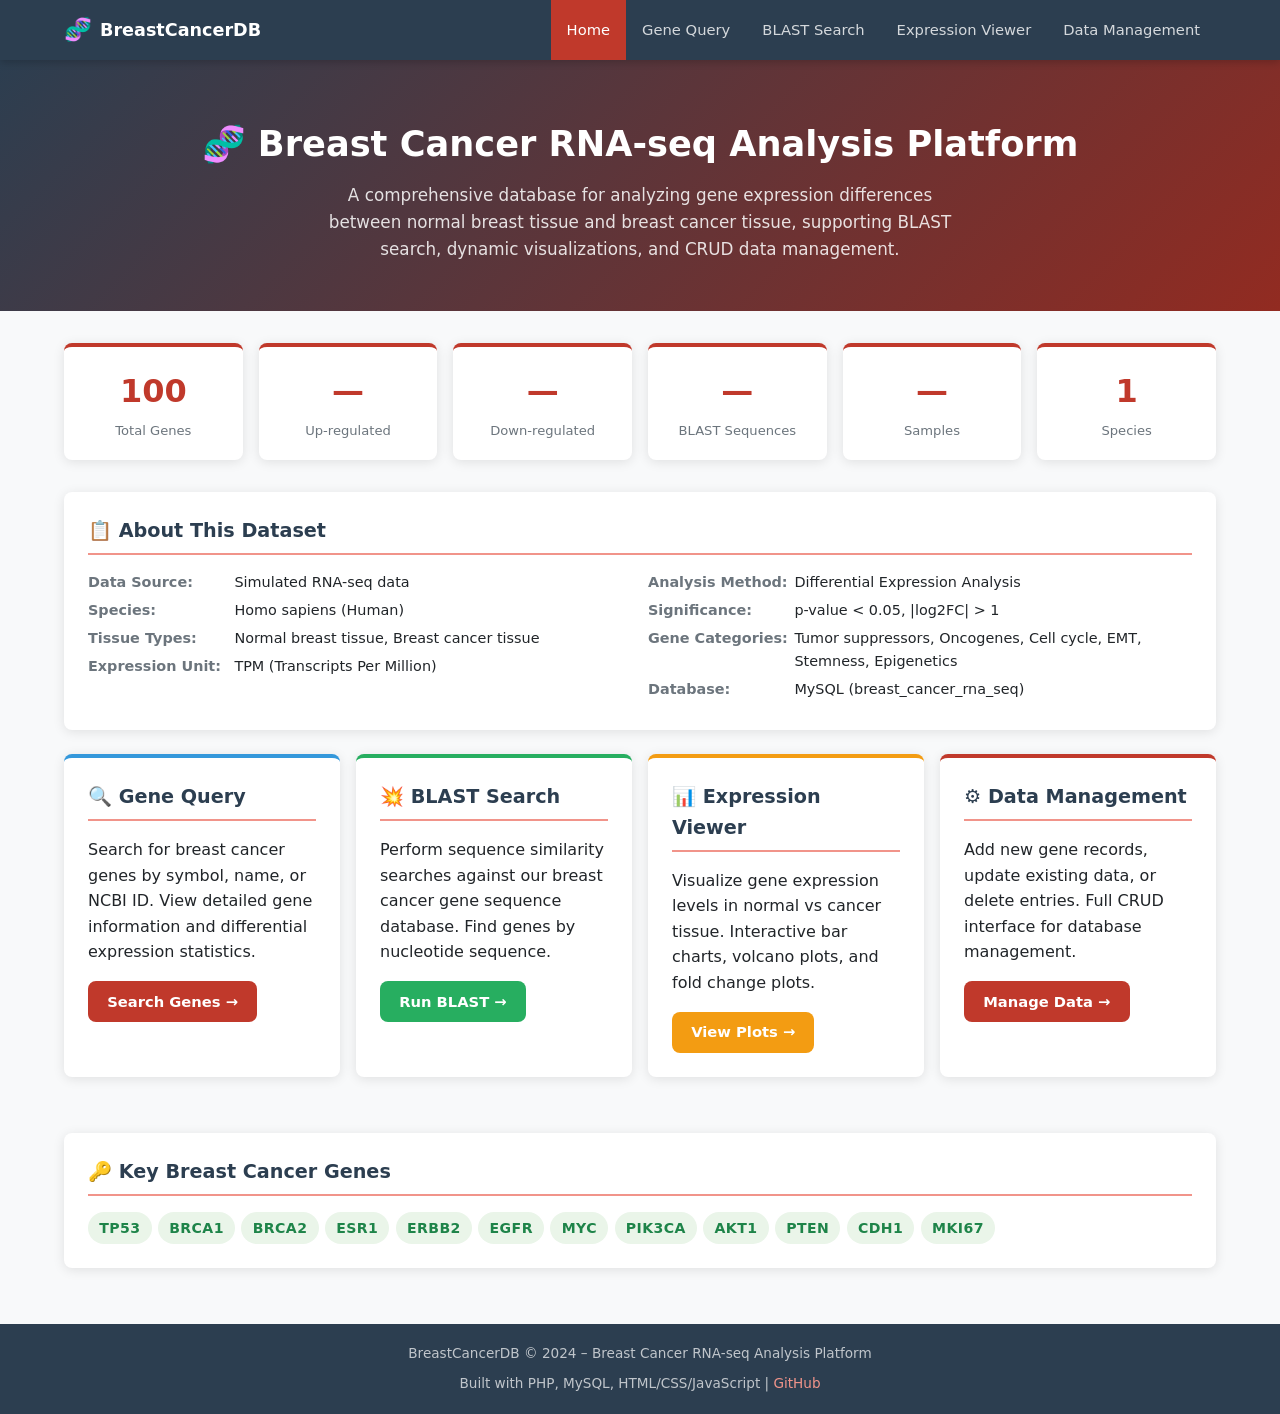
<file: index.html>
<!DOCTYPE html>
<html lang="en">
<head>
  <meta charset="UTF-8">
  <meta name="viewport" content="width=device-width, initial-scale=1.0">
  <title>BreastCancerDB – Breast Cancer RNA-seq Analysis Platform</title>
  <link rel="stylesheet" href="css/style.css">
</head>
<body>

<!-- ── Navigation ─────────────────────────────────────── -->
<nav>
  <div class="nav-inner">
    <a class="nav-logo" href="index.html">
      <span class="logo-icon">🧬</span> BreastCancerDB
    </a>
    <button class="nav-toggle" id="navToggle" aria-label="Toggle navigation">☰</button>
    <div class="nav-links" id="navLinks">
      <a href="index.html" class="active">Home</a>
      <a href="pages/query.html">Gene Query</a>
      <a href="pages/blast.html">BLAST Search</a>
      <a href="pages/expression.html">Expression Viewer</a>
      <a href="pages/management.html">Data Management</a>
    </div>
  </div>
</nav>

<!-- ── Hero ──────────────────────────────────────────── -->
<section class="hero">
  <div class="container">
    <h1>🧬 Breast Cancer RNA-seq Analysis Platform</h1>
    <p>
      A comprehensive database for analyzing gene expression differences between
      normal breast tissue and breast cancer tissue, supporting BLAST search,
      dynamic visualizations, and CRUD data management.
    </p>
  </div>
</section>

<!-- ── Main content ──────────────────────────────────── -->
<main>
  <div class="container">

    <!-- Statistics -->
    <div id="statsGrid" class="stats-grid">
      <div class="stat-card">
        <span class="stat-number" id="statGenes">—</span>
        <div class="stat-label">Total Genes</div>
      </div>
      <div class="stat-card">
        <span class="stat-number" id="statUp">—</span>
        <div class="stat-label">Up-regulated</div>
      </div>
      <div class="stat-card">
        <span class="stat-number" id="statDown">—</span>
        <div class="stat-label">Down-regulated</div>
      </div>
      <div class="stat-card">
        <span class="stat-number" id="statSeqs">—</span>
        <div class="stat-label">BLAST Sequences</div>
      </div>
      <div class="stat-card">
        <span class="stat-number" id="statSamples">—</span>
        <div class="stat-label">Samples</div>
      </div>
      <div class="stat-card">
        <span class="stat-number">1</span>
        <div class="stat-label">Species</div>
      </div>
    </div>

    <div class="card">
      <h2>📋 About This Dataset</h2>
      <div class="gene-detail">
        <div>
          <div class="detail-row"><span class="detail-label">Data Source:</span>
            <span class="detail-value" id="dataSource">—</span></div>
          <div class="detail-row"><span class="detail-label">Species:</span>
            <span class="detail-value">Homo sapiens (Human)</span></div>
          <div class="detail-row"><span class="detail-label">Tissue Types:</span>
            <span class="detail-value">Normal breast tissue, Breast cancer tissue</span></div>
          <div class="detail-row"><span class="detail-label">Expression Unit:</span>
            <span class="detail-value">TPM (Transcripts Per Million)</span></div>
        </div>
        <div>
          <div class="detail-row"><span class="detail-label">Analysis Method:</span>
            <span class="detail-value">Differential Expression Analysis</span></div>
          <div class="detail-row"><span class="detail-label">Significance:</span>
            <span class="detail-value">p-value &lt; 0.05, |log2FC| &gt; 1</span></div>
          <div class="detail-row"><span class="detail-label">Gene Categories:</span>
            <span class="detail-value">Tumor suppressors, Oncogenes, Cell cycle, EMT, Stemness, Epigenetics</span></div>
          <div class="detail-row"><span class="detail-label">Database:</span>
            <span class="detail-value">MySQL (breast_cancer_rna_seq)</span></div>
        </div>
      </div>
    </div>

    <!-- Feature Cards -->
    <div style="display:grid;grid-template-columns:repeat(auto-fit,minmax(260px,1fr));gap:1rem;margin-bottom:2rem">

      <div class="card" style="border-top:4px solid var(--info)">
        <h2>🔍 Gene Query</h2>
        <p>Search for breast cancer genes by symbol, name, or NCBI ID. View detailed gene information and differential expression statistics.</p>
        <a href="pages/query.html" class="btn btn-primary mt-2">Search Genes →</a>
      </div>

      <div class="card" style="border-top:4px solid var(--success)">
        <h2>💥 BLAST Search</h2>
        <p>Perform sequence similarity searches against our breast cancer gene sequence database. Find genes by nucleotide sequence.</p>
        <a href="pages/blast.html" class="btn btn-success mt-2">Run BLAST →</a>
      </div>

      <div class="card" style="border-top:4px solid var(--warning)">
        <h2>📊 Expression Viewer</h2>
        <p>Visualize gene expression levels in normal vs cancer tissue. Interactive bar charts, volcano plots, and fold change plots.</p>
        <a href="pages/expression.html" class="btn btn-warning mt-2">View Plots →</a>
      </div>

      <div class="card" style="border-top:4px solid var(--primary)">
        <h2>⚙️ Data Management</h2>
        <p>Add new gene records, update existing data, or delete entries. Full CRUD interface for database management.</p>
        <a href="pages/management.html" class="btn btn-primary mt-2">Manage Data →</a>
      </div>
    </div>

    <!-- Key Genes Section -->
    <div class="card">
      <h2>🔑 Key Breast Cancer Genes</h2>
      <div style="display:flex;flex-wrap:wrap;gap:.4rem" id="keyGenes">
        <!-- Populated by JS -->
        <span class="text-muted">Loading...</span>
      </div>
    </div>

  </div>
</main>

<footer>
  <div class="container">
    <p>BreastCancerDB &copy; 2024 – Breast Cancer RNA-seq Analysis Platform</p>
    <p class="mt-1">
      Built with PHP, MySQL, HTML/CSS/JavaScript |
      <a href="https://github.com/Han-Tao-scut/Website" target="_blank">GitHub</a>
    </p>
  </div>
</footer>

<script>
// Nav toggle
document.getElementById('navToggle').addEventListener('click', () => {
  document.getElementById('navLinks').classList.toggle('open');
});

// Load stats
(async () => {
  try {
    const res  = await fetch('php/api_genes.php?action=stats');
    const data = await res.json();
    if (data.error) return;
    document.getElementById('statGenes').textContent   = data.total_genes;
    document.getElementById('statUp').textContent     = data.up_regulated;
    document.getElementById('statDown').textContent   = data.down_regulated;
    document.getElementById('statSeqs').textContent   = data.blast_sequences;
    document.getElementById('statSamples').textContent = data.total_samples;
    document.getElementById('dataSource').textContent  = data.data_source;
  } catch (_) {
    // DB not connected – show placeholders
    document.getElementById('statGenes').textContent = '100';
    document.getElementById('statUp').textContent = '—';
    document.getElementById('statDown').textContent = '—';
    document.getElementById('statSeqs').textContent = '—';
    document.getElementById('statSamples').textContent = '—';
    document.getElementById('dataSource').textContent = 'Simulated RNA-seq data';
  }
})();

// Load key genes
(async () => {
  try {
    const res  = await fetch('php/api_genes.php?action=list&limit=50');
    const data = await res.json();
    const container = document.getElementById('keyGenes');
    if (!data.genes) return;
    container.innerHTML = data.genes.map(g => {
      const reg = g.regulation;
      const cls = reg === 'up' ? 'badge-up' : reg === 'down' ? 'badge-down' : 'badge-unchanged';
      return `<a href="pages/query.html?q=${g.gene_symbol}" class="badge ${cls}" style="font-size:.88rem;padding:.3rem .7rem">${g.gene_symbol}</a>`;
    }).join('');
  } catch (_) {
    const genes = ['TP53','BRCA1','BRCA2','ESR1','ERBB2','EGFR','MYC','PIK3CA','AKT1','PTEN','CDH1','MKI67'];
    document.getElementById('keyGenes').innerHTML = genes.map(g =>
      `<a href="pages/query.html?q=${g}" class="badge badge-unchanged" style="font-size:.88rem;padding:.3rem .7rem">${g}</a>`
    ).join('');
  }
})();
</script>
</body>
</html>
</file>
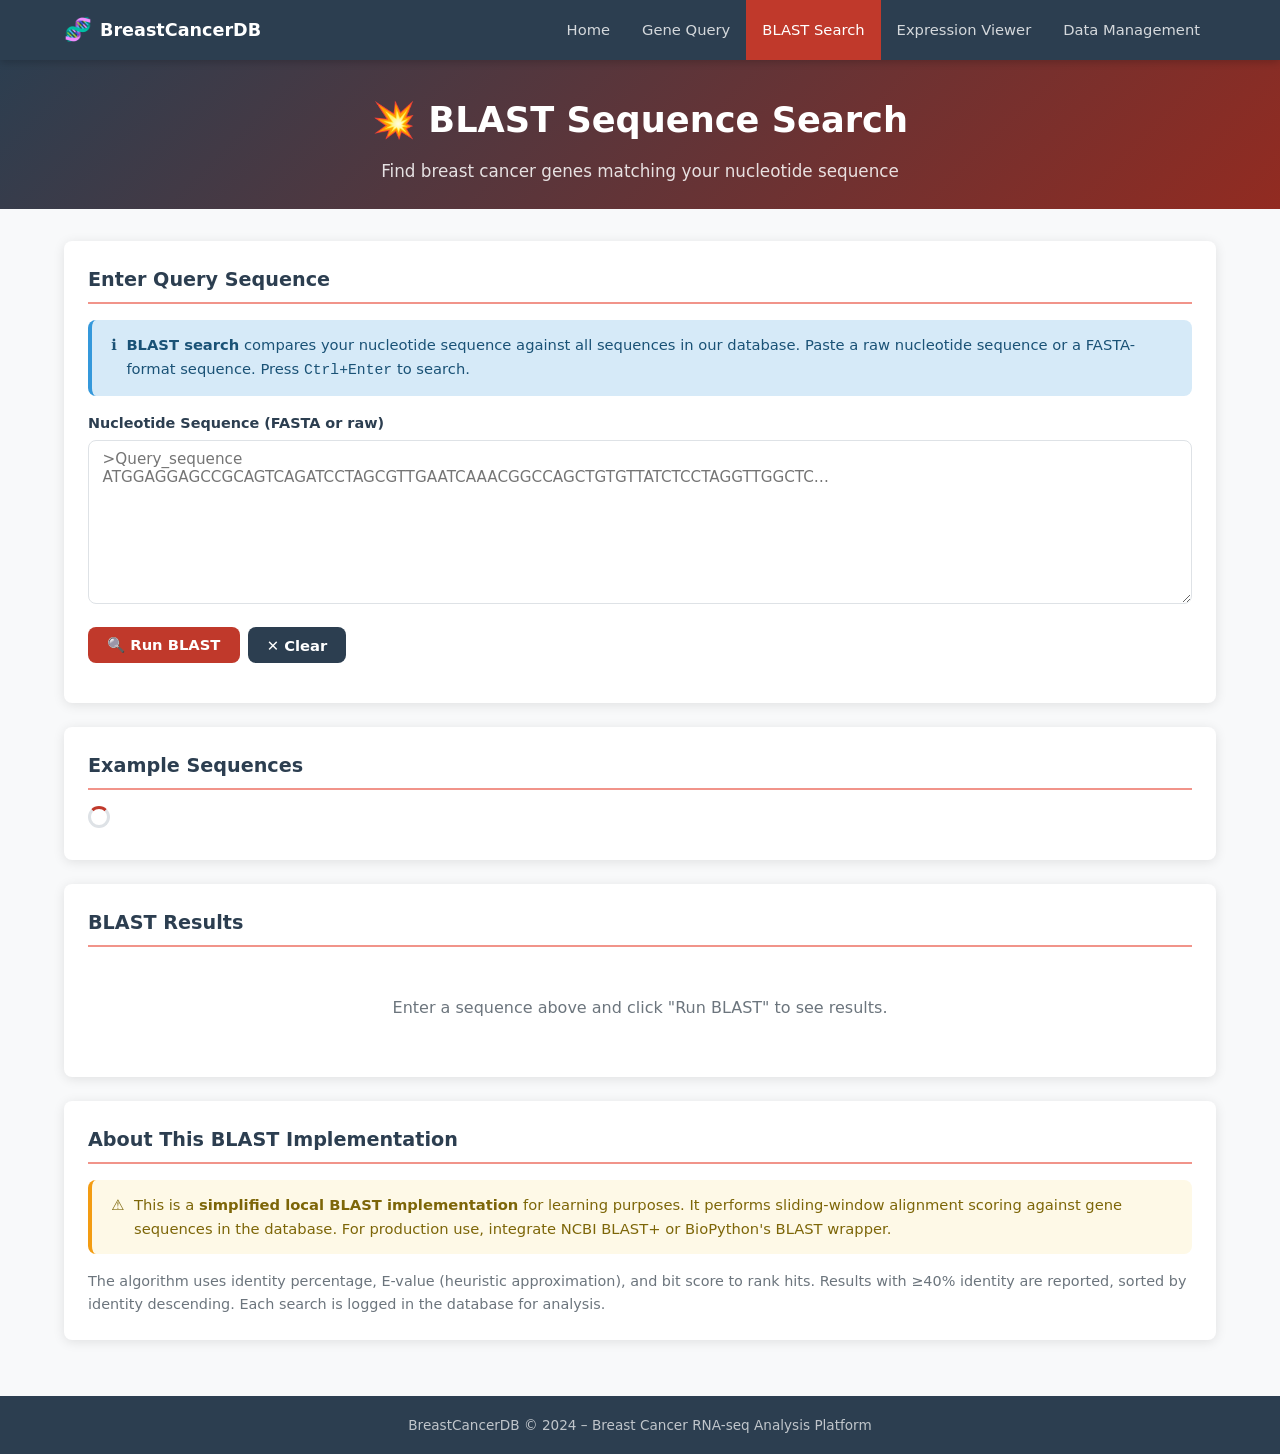
<file: pages/blast.html>
<!DOCTYPE html>
<html lang="en">
<head>
  <meta charset="UTF-8">
  <meta name="viewport" content="width=device-width, initial-scale=1.0">
  <title>BLAST Search – BreastCancerDB</title>
  <link rel="stylesheet" href="../css/style.css">
</head>
<body>

<nav>
  <div class="nav-inner">
    <a class="nav-logo" href="../index.html">
      <span class="logo-icon">🧬</span> BreastCancerDB
    </a>
    <button class="nav-toggle" id="navToggle" aria-label="Toggle navigation">☰</button>
    <div class="nav-links" id="navLinks">
      <a href="../index.html">Home</a>
      <a href="query.html">Gene Query</a>
      <a href="blast.html" class="active">BLAST Search</a>
      <a href="expression.html">Expression Viewer</a>
      <a href="management.html">Data Management</a>
    </div>
  </div>
</nav>

<section class="hero" style="padding:2rem 0 1.5rem">
  <div class="container">
    <h1>💥 BLAST Sequence Search</h1>
    <p>Find breast cancer genes matching your nucleotide sequence</p>
  </div>
</section>

<main>
  <div class="container">

    <!-- Query input -->
    <div class="card">
      <h2>Enter Query Sequence</h2>
      <div class="alert alert-info">
        <span>ℹ️</span>
        <div>
          <strong>BLAST search</strong> compares your nucleotide sequence against all sequences in our database.
          Paste a raw nucleotide sequence or a FASTA-format sequence. Press <kbd>Ctrl+Enter</kbd> to search.
        </div>
      </div>
      <div class="form-group">
        <label for="seqInput">Nucleotide Sequence (FASTA or raw)</label>
        <textarea id="seqInput" placeholder=">Query_sequence&#10;ATGGAGGAGCCGCAGTCAGATCCTAGCGTTGAATCAAACGGCCAGCTGTGTTATCTCCTAGGTTGGCTC…" rows="8"></textarea>
      </div>
      <div class="btn-group">
        <button class="btn btn-primary" id="blastBtn">🔍 Run BLAST</button>
        <button class="btn btn-secondary" id="clearBlastBtn">✕ Clear</button>
      </div>
      <p id="blastSummary" class="text-muted mt-2" style="font-size:.88rem"></p>
    </div>

    <!-- Example sequences -->
    <div class="card">
      <h2>Example Sequences</h2>
      <div id="sampleSeqs">
        <div class="spinner"></div>
      </div>
    </div>

    <!-- Results -->
    <div class="card">
      <h2>BLAST Results</h2>
      <div id="blastResults">
        <p class="text-muted text-center" style="padding:2rem">
          Enter a sequence above and click "Run BLAST" to see results.
        </p>
      </div>
    </div>

    <!-- About BLAST -->
    <div class="card">
      <h2>About This BLAST Implementation</h2>
      <div class="alert alert-warning">
        <span>⚠️</span>
        <div>
          This is a <strong>simplified local BLAST implementation</strong> for learning purposes.
          It performs sliding-window alignment scoring against gene sequences in the database.
          For production use, integrate NCBI BLAST+ or BioPython's BLAST wrapper.
        </div>
      </div>
      <p style="font-size:.9rem;color:var(--text-muted)">
        The algorithm uses identity percentage, E-value (heuristic approximation), and bit score
        to rank hits. Results with ≥40% identity are reported, sorted by identity descending.
        Each search is logged in the database for analysis.
      </p>
    </div>

  </div>
</main>

<footer>
  <div class="container">
    <p>BreastCancerDB &copy; 2024 – Breast Cancer RNA-seq Analysis Platform</p>
  </div>
</footer>

<script>
document.getElementById('navToggle').addEventListener('click', () => {
  document.getElementById('navLinks').classList.toggle('open');
});
</script>
<script src="../js/blast.js"></script>
</body>
</html>
</file>
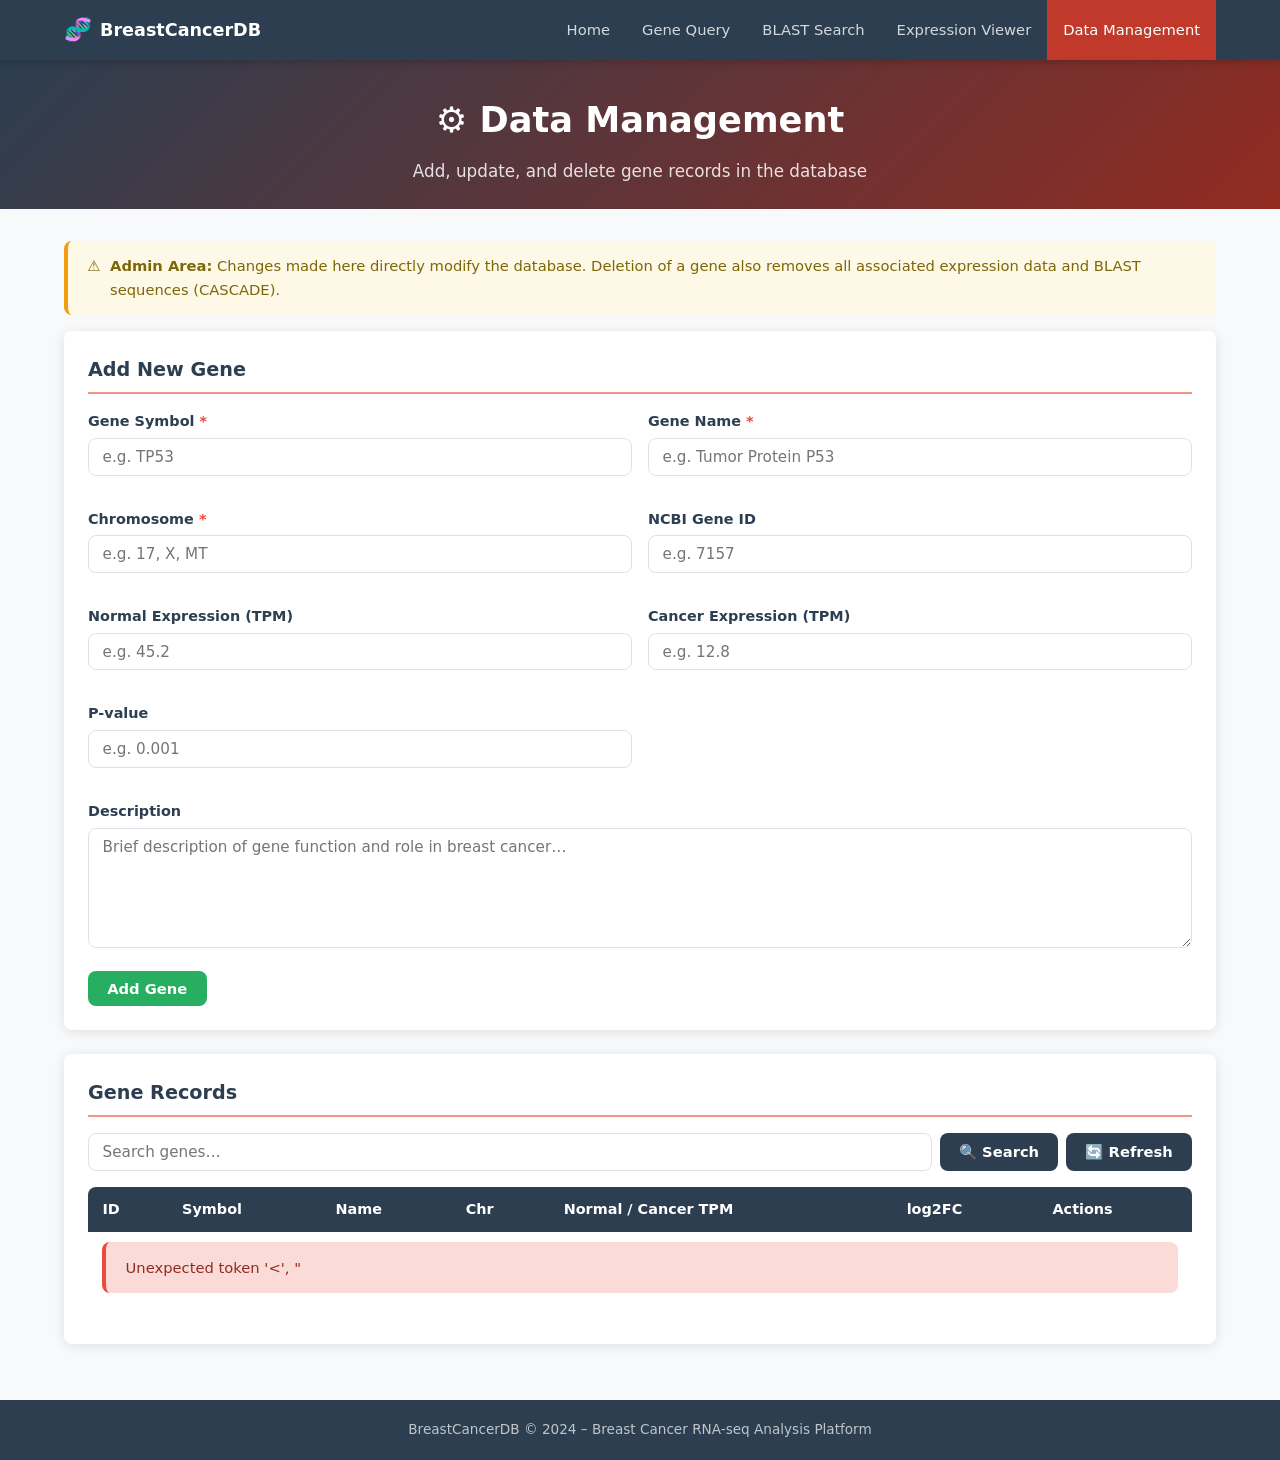
<file: pages/management.html>
<!DOCTYPE html>
<html lang="en">
<head>
  <meta charset="UTF-8">
  <meta name="viewport" content="width=device-width, initial-scale=1.0">
  <title>Data Management – BreastCancerDB</title>
  <link rel="stylesheet" href="../css/style.css">
</head>
<body>

<nav>
  <div class="nav-inner">
    <a class="nav-logo" href="../index.html">
      <span class="logo-icon">🧬</span> BreastCancerDB
    </a>
    <button class="nav-toggle" id="navToggle" aria-label="Toggle navigation">☰</button>
    <div class="nav-links" id="navLinks">
      <a href="../index.html">Home</a>
      <a href="query.html">Gene Query</a>
      <a href="blast.html">BLAST Search</a>
      <a href="expression.html">Expression Viewer</a>
      <a href="management.html" class="active">Data Management</a>
    </div>
  </div>
</nav>

<section class="hero" style="padding:2rem 0 1.5rem">
  <div class="container">
    <h1>⚙️ Data Management</h1>
    <p>Add, update, and delete gene records in the database</p>
  </div>
</section>

<main>
  <div class="container">

    <div class="alert alert-warning">
      <span>⚠️</span>
      <div>
        <strong>Admin Area:</strong> Changes made here directly modify the database.
        Deletion of a gene also removes all associated expression data and BLAST sequences (CASCADE).
      </div>
    </div>

    <!-- Form section -->
    <div class="card" id="geneFormSection">
      <h2 id="formTitle">Add New Gene</h2>
      <div id="formAlert" class="alert alert-hidden"></div>

      <form id="geneForm">
        <div style="display:grid;grid-template-columns:1fr 1fr;gap:1rem">

          <div class="form-group">
            <label for="fSymbol">Gene Symbol <span style="color:var(--danger)">*</span></label>
            <input type="text" id="fSymbol" placeholder="e.g. TP53" required maxlength="50">
          </div>

          <div class="form-group">
            <label for="fName">Gene Name <span style="color:var(--danger)">*</span></label>
            <input type="text" id="fName" placeholder="e.g. Tumor Protein P53" required maxlength="200">
          </div>

          <div class="form-group">
            <label for="fChr">Chromosome <span style="color:var(--danger)">*</span></label>
            <input type="text" id="fChr" placeholder="e.g. 17, X, MT" required maxlength="10">
          </div>

          <div class="form-group">
            <label for="fNcbi">NCBI Gene ID</label>
            <input type="text" id="fNcbi" placeholder="e.g. 7157" maxlength="30">
          </div>

          <div class="form-group">
            <label for="fNormExpr">Normal Expression (TPM)</label>
            <input type="number" id="fNormExpr" placeholder="e.g. 45.2" step="0.01" min="0">
          </div>

          <div class="form-group">
            <label for="fCancExpr">Cancer Expression (TPM)</label>
            <input type="number" id="fCancExpr" placeholder="e.g. 12.8" step="0.01" min="0">
          </div>

          <div class="form-group">
            <label for="fPval">P-value</label>
            <input type="number" id="fPval" placeholder="e.g. 0.001" step="0.0001" min="0" max="1">
          </div>

          <div class="form-group" style="grid-column:1/-1">
            <label for="fDesc">Description</label>
            <textarea id="fDesc" placeholder="Brief description of gene function and role in breast cancer…" rows="3"></textarea>
          </div>

        </div>

        <div class="btn-group">
          <button type="submit" class="btn btn-success" id="submitBtn">Add Gene</button>
          <button type="button" class="btn btn-secondary d-none" id="cancelEditBtn">Cancel Edit</button>
        </div>
      </form>
    </div>

    <!-- Gene list -->
    <div class="card">
      <h2>Gene Records</h2>
      <div class="search-row mb-2">
        <input type="text" id="mgmtSearch" placeholder="Search genes…">
        <button class="btn btn-secondary" id="mgmtSearchBtn">🔍 Search</button>
        <button class="btn btn-secondary" onclick="loadManagementList()">🔄 Refresh</button>
      </div>
      <div class="table-wrap">
        <table>
          <thead>
            <tr>
              <th>ID</th>
              <th>Symbol</th>
              <th>Name</th>
              <th>Chr</th>
              <th>Normal / Cancer TPM</th>
              <th>log2FC</th>
              <th>Actions</th>
            </tr>
          </thead>
          <tbody id="mgmtTableBody">
            <tr><td colspan="7" class="text-center"><div class="spinner"></div></td></tr>
          </tbody>
        </table>
      </div>
    </div>

  </div>
</main>

<footer>
  <div class="container">
    <p>BreastCancerDB &copy; 2024 – Breast Cancer RNA-seq Analysis Platform</p>
  </div>
</footer>

<script>
document.getElementById('navToggle').addEventListener('click', () => {
  document.getElementById('navLinks').classList.toggle('open');
});
</script>
<script src="../js/management.js"></script>
</body>
</html>
</file>
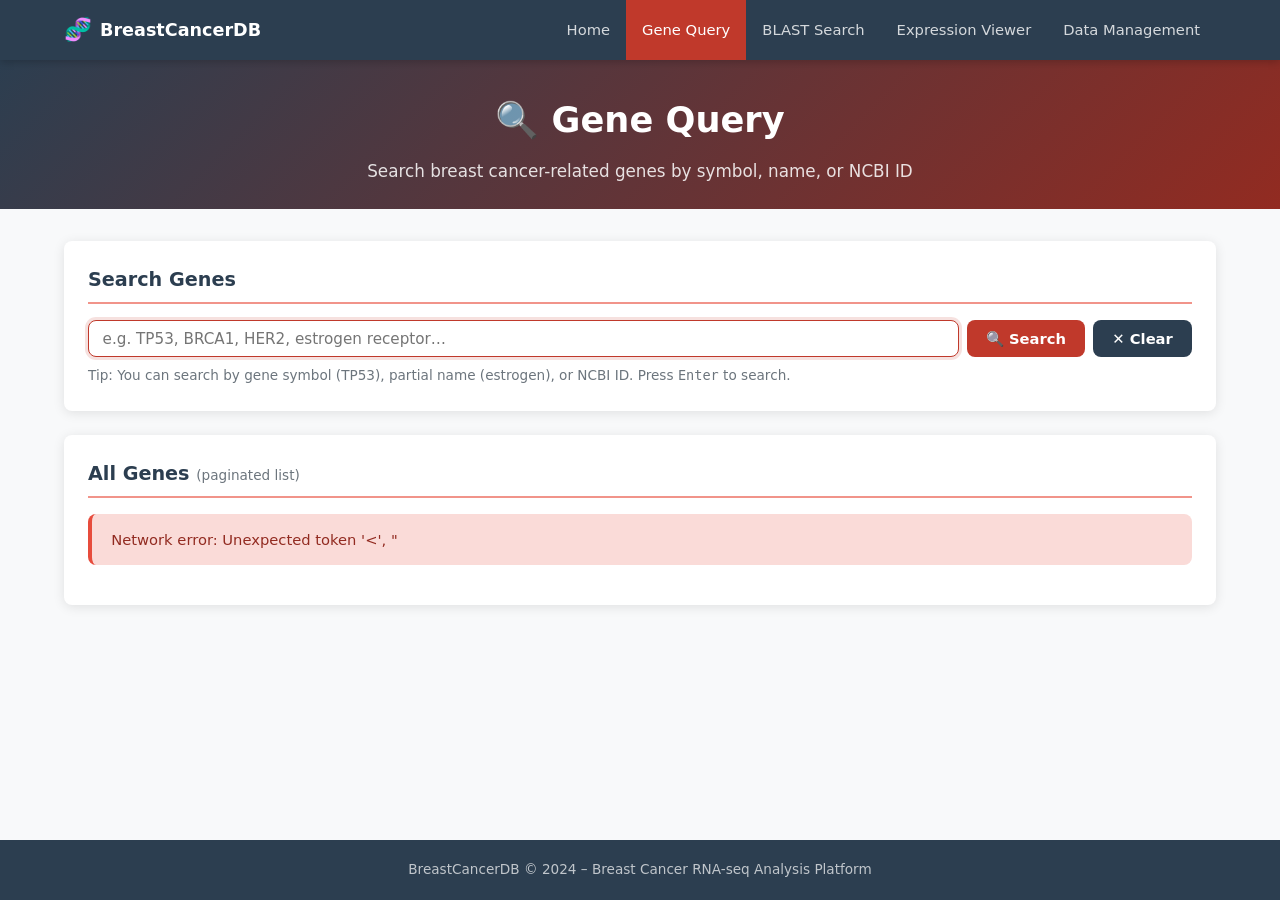
<file: pages/query.html>
<!DOCTYPE html>
<html lang="en">
<head>
  <meta charset="UTF-8">
  <meta name="viewport" content="width=device-width, initial-scale=1.0">
  <title>Gene Query – BreastCancerDB</title>
  <link rel="stylesheet" href="../css/style.css">
</head>
<body>

<nav>
  <div class="nav-inner">
    <a class="nav-logo" href="../index.html">
      <span class="logo-icon">🧬</span> BreastCancerDB
    </a>
    <button class="nav-toggle" id="navToggle" aria-label="Toggle navigation">☰</button>
    <div class="nav-links" id="navLinks">
      <a href="../index.html">Home</a>
      <a href="query.html" class="active">Gene Query</a>
      <a href="blast.html">BLAST Search</a>
      <a href="expression.html">Expression Viewer</a>
      <a href="management.html">Data Management</a>
    </div>
  </div>
</nav>

<section class="hero" style="padding:2rem 0 1.5rem">
  <div class="container">
    <h1>🔍 Gene Query</h1>
    <p>Search breast cancer-related genes by symbol, name, or NCBI ID</p>
  </div>
</section>

<main>
  <div class="container">

    <!-- Search box -->
    <div class="card">
      <h2>Search Genes</h2>
      <div class="search-row">
        <input type="text" id="searchInput" placeholder="e.g. TP53, BRCA1, HER2, estrogen receptor…" autofocus>
        <button class="btn btn-primary" id="searchBtn">🔍 Search</button>
        <button class="btn btn-secondary" id="clearBtn">✕ Clear</button>
      </div>
      <p class="text-muted mt-1" style="font-size:.85rem">
        Tip: You can search by gene symbol (TP53), partial name (estrogen), or NCBI ID.
        Press <kbd>Enter</kbd> to search.
      </p>
    </div>

    <!-- Search results section -->
    <div id="searchSection" class="d-none">
      <div class="card">
        <h2>Search Results <span id="searchCount" class="text-muted" style="font-size:.9rem;font-weight:400"></span></h2>
        <div id="searchResults"></div>
      </div>
    </div>

    <!-- Full gene list section -->
    <div id="listSection">
      <div class="card">
        <h2>All Genes
          <span class="text-muted" style="font-size:.85rem;font-weight:400">(paginated list)</span>
        </h2>
        <div id="geneList"></div>
        <div class="pagination" id="pagination"></div>
      </div>
    </div>

  </div>
</main>

<!-- Gene detail modal -->
<div id="geneModal" class="d-none"
     style="position:fixed;inset:0;background:rgba(0,0,0,.5);z-index:500;display:flex;align-items:center;justify-content:center;padding:1rem"
     onclick="if(event.target===this)closeModal()">
  <div style="background:#fff;border-radius:var(--radius);padding:1.5rem;max-width:700px;width:100%;max-height:90vh;overflow-y:auto;position:relative">
    <button onclick="closeModal()"
            style="position:absolute;top:.6rem;right:.8rem;background:none;border:none;font-size:1.4rem;cursor:pointer;color:var(--text-muted)">✕</button>
    <h2 style="margin-bottom:1rem">Gene Detail</h2>
    <div id="modalContent"></div>
  </div>
</div>

<footer>
  <div class="container">
    <p>BreastCancerDB &copy; 2024 – Breast Cancer RNA-seq Analysis Platform</p>
  </div>
</footer>

<script>
document.getElementById('navToggle').addEventListener('click', () => {
  document.getElementById('navLinks').classList.toggle('open');
});
// Pre-fill from URL param
const urlParams = new URLSearchParams(window.location.search);
const qParam = urlParams.get('q');
if (qParam) {
  document.getElementById('searchInput').value = qParam;
}
</script>
<script src="../js/query.js"></script>
</body>
</html>
</file>
<file: css/style.css>
/* ============================================================
   Breast Cancer RNA-seq Analysis Platform - Global Styles
   ============================================================ */

/* ── CSS Variables ─────────────────────────────────────────── */
:root {
    --primary:      #c0392b;   /* breast cancer pink-red */
    --primary-dark: #922b21;
    --primary-light:#f1948a;
    --secondary:    #2c3e50;
    --accent:       #e74c3c;
    --bg:           #f8f9fa;
    --bg-card:      #ffffff;
    --text:         #212529;
    --text-muted:   #6c757d;
    --border:       #dee2e6;
    --success:      #27ae60;
    --warning:      #f39c12;
    --danger:       #e74c3c;
    --info:         #3498db;
    --shadow:       0 2px 12px rgba(0,0,0,.10);
    --radius:       8px;
    --font:         'Segoe UI', system-ui, -apple-system, sans-serif;
}

/* ── Reset & Base ──────────────────────────────────────────── */
*, *::before, *::after { box-sizing: border-box; margin: 0; padding: 0; }

html { scroll-behavior: smooth; }

body {
    font-family: var(--font);
    background: var(--bg);
    color: var(--text);
    line-height: 1.6;
    min-height: 100vh;
    display: flex;
    flex-direction: column;
}

a { color: var(--primary); text-decoration: none; }
a:hover { text-decoration: underline; }

img { max-width: 100%; display: block; }

ul { list-style: none; }

/* ── Layout ────────────────────────────────────────────────── */
.container {
    max-width: 1200px;
    margin: 0 auto;
    padding: 0 1.5rem;
}

main { flex: 1; padding: 2rem 0; }

/* ── Navigation ────────────────────────────────────────────── */
nav {
    background: var(--secondary);
    padding: 0;
    position: sticky;
    top: 0;
    z-index: 100;
    box-shadow: 0 2px 8px rgba(0,0,0,.2);
}

.nav-inner {
    display: flex;
    align-items: center;
    justify-content: space-between;
    max-width: 1200px;
    margin: 0 auto;
    padding: 0 1.5rem;
    height: 60px;
}

.nav-logo {
    color: #fff;
    font-size: 1.1rem;
    font-weight: 700;
    display: flex;
    align-items: center;
    gap: .5rem;
}
.nav-logo .logo-icon { font-size: 1.4rem; }
.nav-logo:hover { text-decoration: none; color: var(--primary-light); }

.nav-links {
    display: flex;
    gap: 0;
}

.nav-links a {
    color: rgba(255,255,255,.80);
    padding: 0 1rem;
    line-height: 60px;
    font-size: .92rem;
    display: block;
    transition: background .2s, color .2s;
}
.nav-links a:hover,
.nav-links a.active {
    background: var(--primary);
    color: #fff;
    text-decoration: none;
}

/* Hamburger for mobile */
.nav-toggle {
    display: none;
    background: none;
    border: none;
    color: #fff;
    font-size: 1.5rem;
    cursor: pointer;
}

/* ── Hero / Header Banner ──────────────────────────────────── */
.hero {
    background: linear-gradient(135deg, var(--secondary) 0%, var(--primary-dark) 100%);
    color: #fff;
    padding: 3.5rem 0 3rem;
    text-align: center;
}
.hero h1 { font-size: 2.2rem; margin-bottom: .6rem; }
.hero p  { font-size: 1.05rem; opacity: .85; max-width: 650px; margin: 0 auto; }

/* ── Cards ─────────────────────────────────────────────────── */
.card {
    background: var(--bg-card);
    border-radius: var(--radius);
    box-shadow: var(--shadow);
    padding: 1.5rem;
    margin-bottom: 1.5rem;
}
.card h2 {
    font-size: 1.2rem;
    margin-bottom: 1rem;
    color: var(--secondary);
    border-bottom: 2px solid var(--primary-light);
    padding-bottom: .4rem;
}
.card h3 { font-size: 1rem; color: var(--secondary); margin-bottom: .5rem; }

/* ── Stat Cards ────────────────────────────────────────────── */
.stats-grid {
    display: grid;
    grid-template-columns: repeat(auto-fit, minmax(150px, 1fr));
    gap: 1rem;
    margin-bottom: 2rem;
}
.stat-card {
    background: var(--bg-card);
    border-radius: var(--radius);
    box-shadow: var(--shadow);
    padding: 1.2rem 1rem;
    text-align: center;
    border-top: 4px solid var(--primary);
}
.stat-card .stat-number {
    font-size: 2rem;
    font-weight: 700;
    color: var(--primary);
    display: block;
}
.stat-card .stat-label {
    font-size: .82rem;
    color: var(--text-muted);
    margin-top: .2rem;
}

/* ── Forms ─────────────────────────────────────────────────── */
.form-group { margin-bottom: 1rem; }

label {
    display: block;
    font-size: .9rem;
    font-weight: 600;
    margin-bottom: .3rem;
    color: var(--secondary);
}

input[type="text"],
input[type="number"],
input[type="email"],
select,
textarea {
    width: 100%;
    padding: .55rem .85rem;
    border: 1.5px solid var(--border);
    border-radius: var(--radius);
    font-family: var(--font);
    font-size: .95rem;
    background: #fff;
    color: var(--text);
    transition: border-color .2s, box-shadow .2s;
}
input:focus, select:focus, textarea:focus {
    outline: none;
    border-color: var(--primary);
    box-shadow: 0 0 0 3px rgba(192,57,43,.15);
}
textarea { resize: vertical; min-height: 120px; }

.search-row {
    display: flex;
    gap: .5rem;
}
.search-row input { flex: 1; }

/* ── Buttons ───────────────────────────────────────────────── */
.btn {
    display: inline-block;
    padding: .55rem 1.2rem;
    border-radius: var(--radius);
    border: none;
    cursor: pointer;
    font-family: var(--font);
    font-size: .92rem;
    font-weight: 600;
    transition: background .2s, transform .1s, box-shadow .2s;
    white-space: nowrap;
}
.btn:active { transform: scale(.97); }
.btn:hover  { text-decoration: none; }

.btn-primary   { background: var(--primary);  color: #fff; }
.btn-primary:hover   { background: var(--primary-dark); color: #fff; }

.btn-secondary { background: var(--secondary); color: #fff; }
.btn-secondary:hover { background: #1a252f; color: #fff; }

.btn-success   { background: var(--success); color: #fff; }
.btn-success:hover { background: #1e8449; color: #fff; }

.btn-danger    { background: var(--danger); color: #fff; }
.btn-danger:hover { background: #c0392b; color: #fff; }

.btn-warning   { background: var(--warning); color: #fff; }
.btn-warning:hover { background: #d68910; color: #fff; }

.btn-sm { padding: .3rem .7rem; font-size: .82rem; }
.btn-lg { padding: .75rem 1.8rem; font-size: 1rem; }

.btn-group { display: flex; gap: .5rem; flex-wrap: wrap; }

/* ── Tables ────────────────────────────────────────────────── */
.table-wrap { overflow-x: auto; border-radius: var(--radius); }

table {
    width: 100%;
    border-collapse: collapse;
    font-size: .9rem;
}
thead th {
    background: var(--secondary);
    color: #fff;
    padding: .7rem .9rem;
    text-align: left;
    font-weight: 600;
    white-space: nowrap;
}
tbody tr { border-bottom: 1px solid var(--border); transition: background .15s; }
tbody tr:hover { background: #fff3f2; }
tbody td { padding: .65rem .9rem; vertical-align: top; }
tbody tr:last-child { border-bottom: none; }

/* ── Badges ────────────────────────────────────────────────── */
.badge {
    display: inline-block;
    padding: .2rem .55rem;
    border-radius: 20px;
    font-size: .76rem;
    font-weight: 700;
    letter-spacing: .03em;
}
.badge-up      { background: #fde8e8; color: #c0392b; }
.badge-down    { background: #e8f4fd; color: #2471a3; }
.badge-unchanged { background: #eaf5e9; color: #1e8449; }
.badge-sig     { background: #fdebd0; color: #b7770d; }
.badge-normal  { background: #eaf5e9; color: #1a5276; }

/* ── Alerts ────────────────────────────────────────────────── */
.alert {
    padding: .85rem 1.2rem;
    border-radius: var(--radius);
    margin-bottom: 1rem;
    font-size: .92rem;
    display: flex;
    align-items: flex-start;
    gap: .6rem;
}
.alert-info    { background: #d6eaf8; color: #1a5276; border-left: 4px solid #3498db; }
.alert-success { background: #d5f5e3; color: #145a32; border-left: 4px solid #27ae60; }
.alert-warning { background: #fef9e7; color: #7d6608; border-left: 4px solid #f39c12; }
.alert-danger  { background: #fadbd8; color: #922b21; border-left: 4px solid #e74c3c; }
.alert-hidden  { display: none; }

/* ── Spinner / Loading ─────────────────────────────────────── */
.spinner {
    display: inline-block;
    width: 1.4rem;
    height: 1.4rem;
    border: 3px solid var(--border);
    border-top-color: var(--primary);
    border-radius: 50%;
    animation: spin .7s linear infinite;
}
@keyframes spin { to { transform: rotate(360deg); } }

.loading-overlay {
    text-align: center;
    padding: 2rem;
    color: var(--text-muted);
}

/* ── Pagination ─────────────────────────────────────────────── */
.pagination {
    display: flex;
    gap: .35rem;
    justify-content: center;
    flex-wrap: wrap;
    margin-top: 1rem;
}
.pagination button {
    padding: .3rem .8rem;
    border: 1.5px solid var(--border);
    background: #fff;
    cursor: pointer;
    border-radius: var(--radius);
    font-size: .88rem;
    transition: all .2s;
}
.pagination button:hover,
.pagination button.active {
    background: var(--primary);
    color: #fff;
    border-color: var(--primary);
}
.pagination button:disabled { opacity: .45; cursor: default; }

/* ── Chart Container ───────────────────────────────────────── */
.chart-container {
    position: relative;
    width: 100%;
    max-width: 800px;
    margin: 0 auto;
}

/* ── Gene Detail Panel ─────────────────────────────────────── */
.gene-detail {
    display: grid;
    grid-template-columns: 1fr 1fr;
    gap: 1rem;
}
.gene-detail .full-width { grid-column: 1 / -1; }

.detail-row {
    display: flex;
    gap: .4rem;
    margin-bottom: .3rem;
    font-size: .9rem;
}
.detail-label { font-weight: 600; min-width: 140px; color: var(--text-muted); }
.detail-value { color: var(--text); word-break: break-word; }

/* ── BLAST Result Layout ────────────────────────────────────── */
.blast-hit {
    border: 1px solid var(--border);
    border-radius: var(--radius);
    padding: 1rem;
    margin-bottom: .8rem;
    transition: box-shadow .2s;
}
.blast-hit:hover { box-shadow: var(--shadow); }
.blast-hit-header {
    display: flex;
    justify-content: space-between;
    align-items: center;
    margin-bottom: .5rem;
}
.blast-hit-title { font-weight: 700; color: var(--secondary); font-size: 1rem; }
.blast-hit-score { font-size: .88rem; color: var(--text-muted); }

.blast-stats {
    display: grid;
    grid-template-columns: repeat(auto-fill, minmax(120px, 1fr));
    gap: .4rem;
    font-size: .83rem;
}
.blast-stat { background: var(--bg); padding: .3rem .6rem; border-radius: 4px; }
.blast-stat span { font-weight: 700; color: var(--primary); }

/* ── Identity Bar ───────────────────────────────────────────── */
.identity-bar {
    height: 8px;
    background: var(--border);
    border-radius: 4px;
    margin-top: .5rem;
    overflow: hidden;
}
.identity-fill {
    height: 100%;
    border-radius: 4px;
    background: linear-gradient(90deg, var(--primary-light), var(--primary));
    transition: width .4s ease;
}

/* ── Sequence Display ───────────────────────────────────────── */
.seq-display {
    font-family: 'Courier New', monospace;
    font-size: .78rem;
    background: #1e272e;
    color: #a9cce3;
    padding: 1rem;
    border-radius: var(--radius);
    overflow-x: auto;
    white-space: pre-wrap;
    word-break: break-all;
    max-height: 200px;
    overflow-y: auto;
    line-height: 1.6;
}

/* ── Footer ─────────────────────────────────────────────────── */
footer {
    background: var(--secondary);
    color: rgba(255,255,255,.70);
    text-align: center;
    padding: 1.2rem;
    font-size: .85rem;
    margin-top: auto;
}
footer a { color: var(--primary-light); }

/* ── Utility ─────────────────────────────────────────────────── */
.text-center  { text-align: center; }
.text-right   { text-align: right; }
.text-muted   { color: var(--text-muted); }
.text-success { color: var(--success); }
.text-danger  { color: var(--danger); }
.text-warning { color: var(--warning); }

.mt-1 { margin-top: .5rem; }
.mt-2 { margin-top: 1rem; }
.mt-3 { margin-top: 1.5rem; }
.mb-1 { margin-bottom: .5rem; }
.mb-2 { margin-bottom: 1rem; }
.mb-3 { margin-bottom: 1.5rem; }

.d-none    { display: none !important; }
.d-flex    { display: flex; }
.gap-1     { gap: .5rem; }
.gap-2     { gap: 1rem; }
.flex-wrap { flex-wrap: wrap; }
.items-center { align-items: center; }

.section-title {
    font-size: 1.4rem;
    font-weight: 700;
    color: var(--secondary);
    margin-bottom: 1.2rem;
    padding-bottom: .5rem;
    border-bottom: 3px solid var(--primary);
    display: inline-block;
}

/* ── Responsive ─────────────────────────────────────────────── */
@media (max-width: 768px) {
    .nav-links { display: none; flex-direction: column; width: 100%; }
    .nav-links.open { display: flex; }
    .nav-links a { line-height: 46px; border-top: 1px solid rgba(255,255,255,.08); }
    .nav-toggle { display: block; }
    .nav-inner  { flex-wrap: wrap; height: auto; min-height: 60px; padding: .5rem 1rem; }

    .hero h1 { font-size: 1.6rem; }
    .gene-detail { grid-template-columns: 1fr; }
    .blast-hit-header { flex-direction: column; align-items: flex-start; gap: .3rem; }
    .search-row { flex-direction: column; }
    .btn-group  { flex-direction: column; }
}

@media (max-width: 480px) {
    .stats-grid { grid-template-columns: repeat(2, 1fr); }
    .container  { padding: 0 1rem; }
    table       { font-size: .8rem; }
    thead th,
    tbody td    { padding: .5rem .6rem; }
}
</file>
